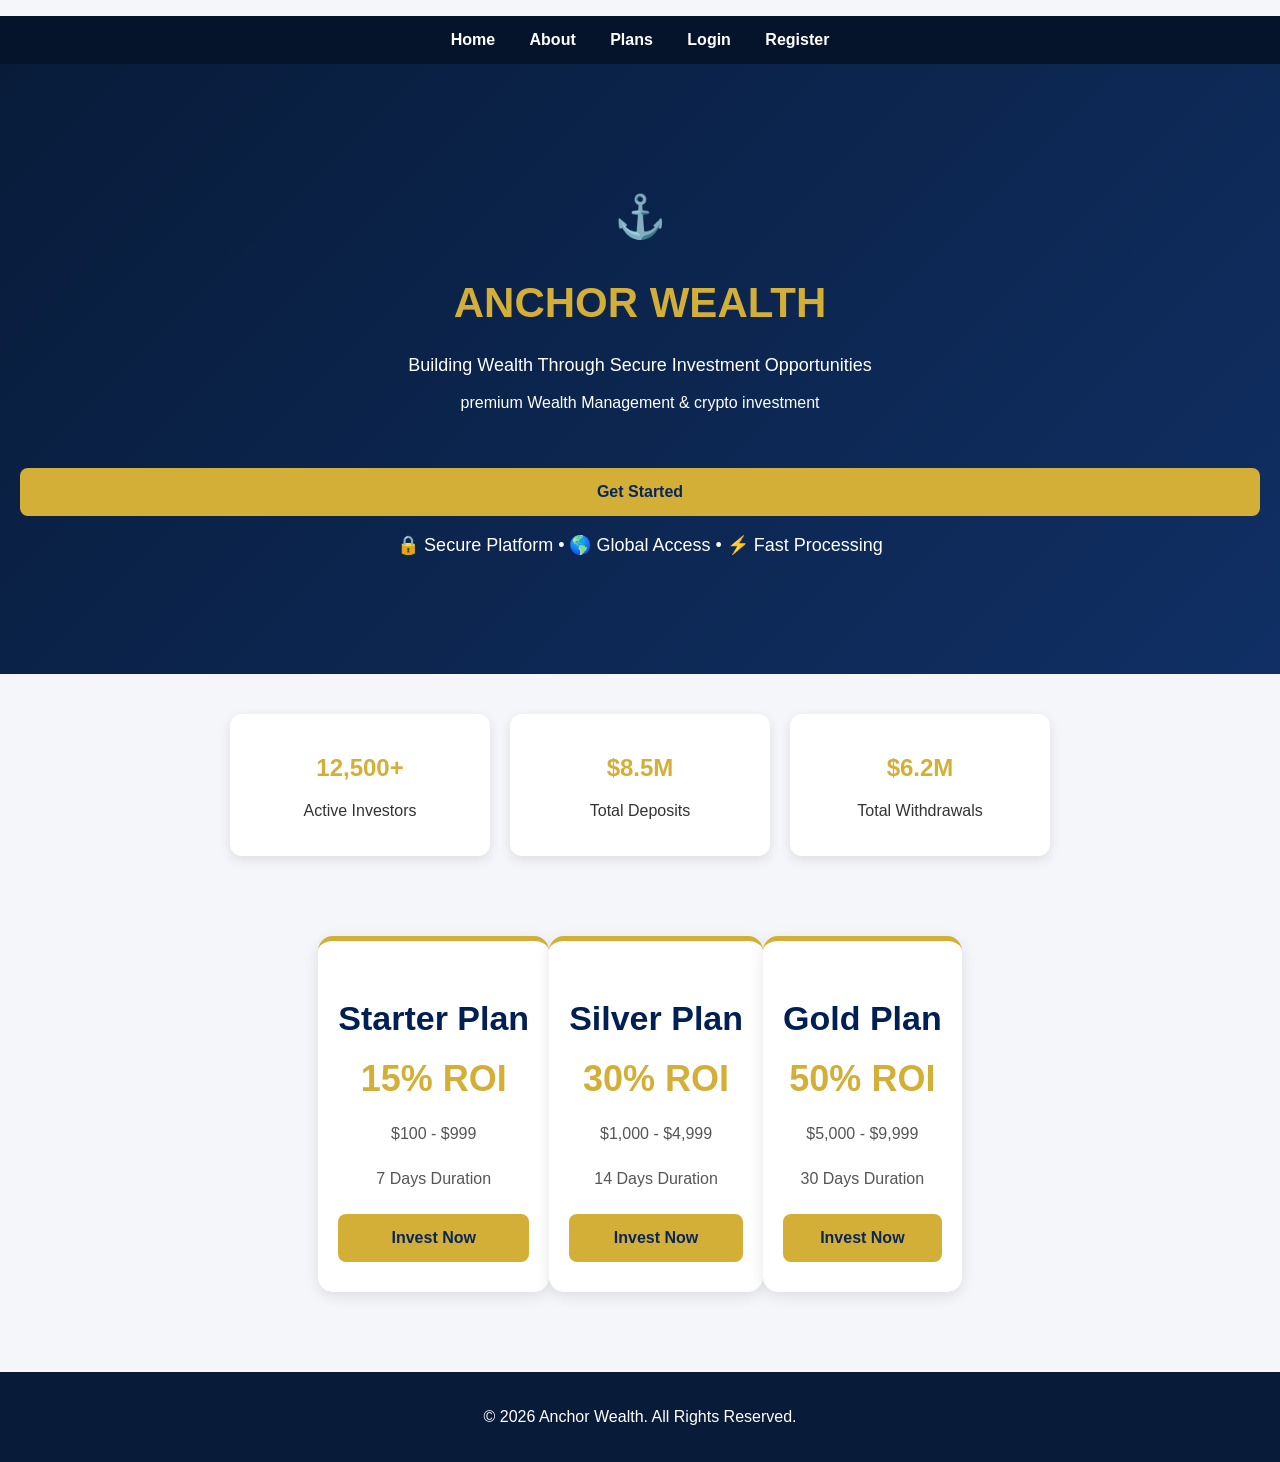
<file: index.html>
<!DOCTYPE html>
<html>
<head>
<title>Anchor Wealth</title>
<p>

</p>
<link rel="stylesheet" href="style.css">
</head>

<body>

<div class="navbar">
<a href="#">Home</a>
<a href="#">About</a>
<a href="#">Plans</a>
<a href="login.html">Login</a>
<a href="register.html">Register</a>
</div>

<header>
<h1>⚓</h1>
<h1>ANCHOR WEALTH</h1>
<p>Building Wealth Through Secure Investment Opportunities</p>
premium Wealth Management & crypto investment </p>
<a href="register.html" class="btn">Get Started</a>
<p>
  🔒 Secure Platform • 🌎 Global Access • ⚡ Fast Processing
</p>
</header>

<section class="stats">

<div class="stat-box">
<h2>12,500+</h2>
<p>Active Investors</p>
</div>

<div class="stat-box">
<h2>$8.5M</h2>
<p>Total Deposits</p>
</div>

<div class="stat-box">
<h2>$6.2M</h2>
<p>Total Withdrawals</p>
</div>

</section>

<section class="plans">

<div class="plan">
<h2>Starter Plan</h2>
<div class="price">15% ROI</div>
<p>$100 - $999</p>
<p>7 Days Duration</p>
<a href="payment.html" class="btn">Invest Now</a>
</div>

<div class="plan">
<h2>Silver Plan</h2>
<div class="price">30% ROI</div>
<p>$1,000 - $4,999</p>
<p>14 Days Duration</p>
<a href="payment.html" class="btn">Invest Now</a>
</div>

<div class="plan">
<h2>Gold Plan</h2>
<div class="price">50% ROI</div>
<p>$5,000 - $9,999</p>
<p>30 Days Duration</p>
<a href="payment.html" class="btn">Invest Now</a>
</div>

</section>

<footer>
<p>© 2026 Anchor Wealth. All Rights Reserved.</p>
</footer>

</body>
</html>
</file>
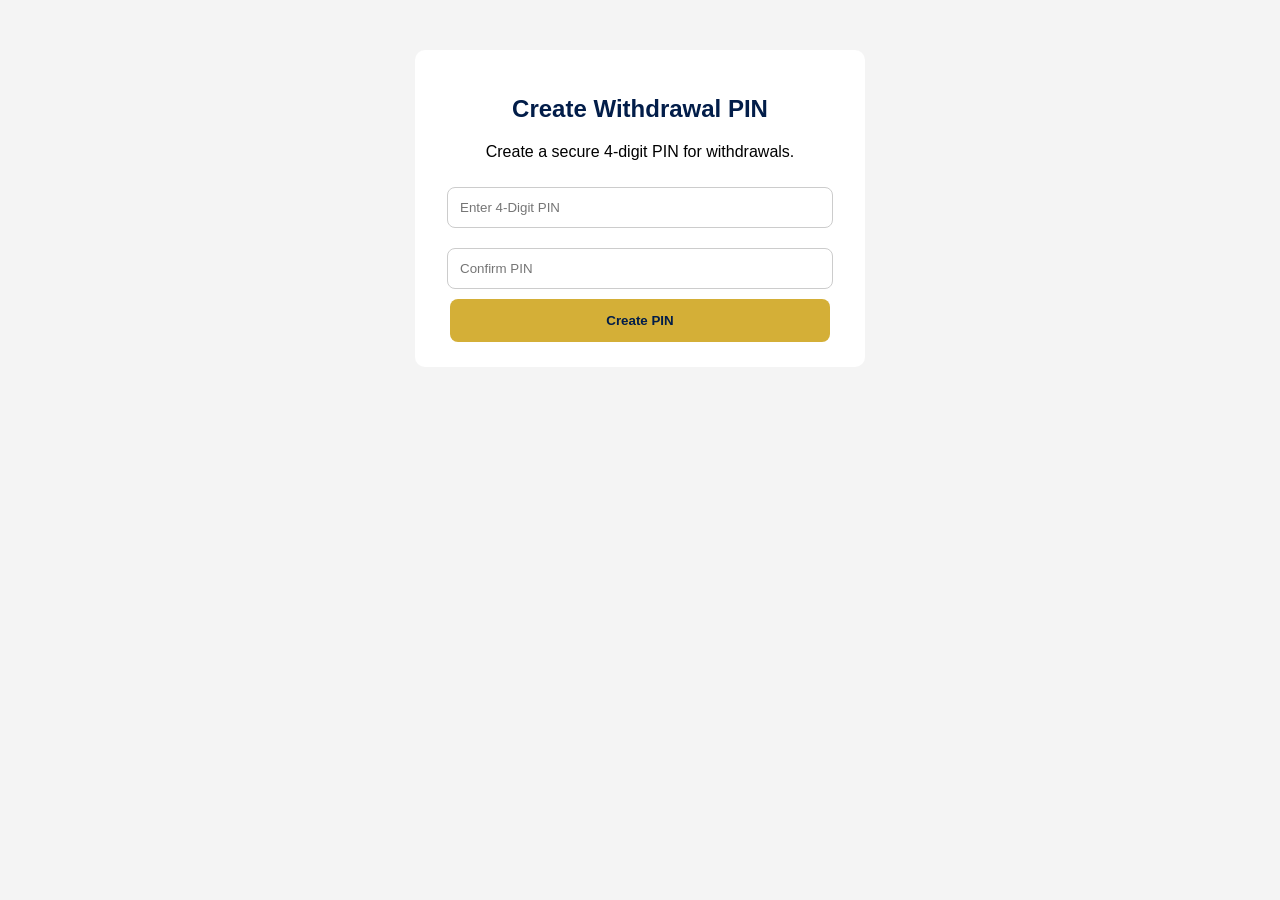
<file: create-pin.html>
<!DOCTYPE html>
<html>

<head>
  <title>Create PIN</title>
  
  <style>
    body {
      font-family: Arial;
      background: #f4f4f4;
    }
    
    .box {
      background: white;
      max-width: 400px;
      margin: 50px auto;
      padding: 25px;
      border-radius: 10px;
      text-align: center;
    }
    
    input {
      width: 90%;
      padding: 12px;
      margin: 10px 0;
      border: 1px solid #ccc;
      border-radius: 8px;
    }
    
    button {
      width: 95%;
      padding: 14px;
      background: #d4af37;
      color: #021d49;
      font-weight: bold;
      border: none;
      border-radius: 8px;
    }
    
    h2 {
      color: #021d49;
    }
  </style>
</head>

<body>
  
  <div class="box">
    
    <h2>Create Withdrawal PIN</h2>
    
    <p>
      Create a secure 4-digit PIN for withdrawals.
    </p>
    <input type="password" id="pin" placeholder="Enter 4-Digit PIN">

<input type="password" id="confirmPin" placeholder="Confirm PIN">
    
   <button onclick="savePin()">
  Create PIN
</button> 
    </button>
    
  </div>
  <script>

function savePin(){

let pin =
document.getElementById("pin").value;

let confirmPin =
document.getElementById("confirmPin").value;

if(pin.length !== 4){

alert("PIN must be 4 digits");
return;

}

if(pin !== confirmPin){

alert("PINs do not match");
return;

}

localStorage.setItem("withdrawalPin", pin);

alert("PIN Created Successfully ✅");

window.location.href = "profile.html";

}

</script>
</body>

</html>
</file>
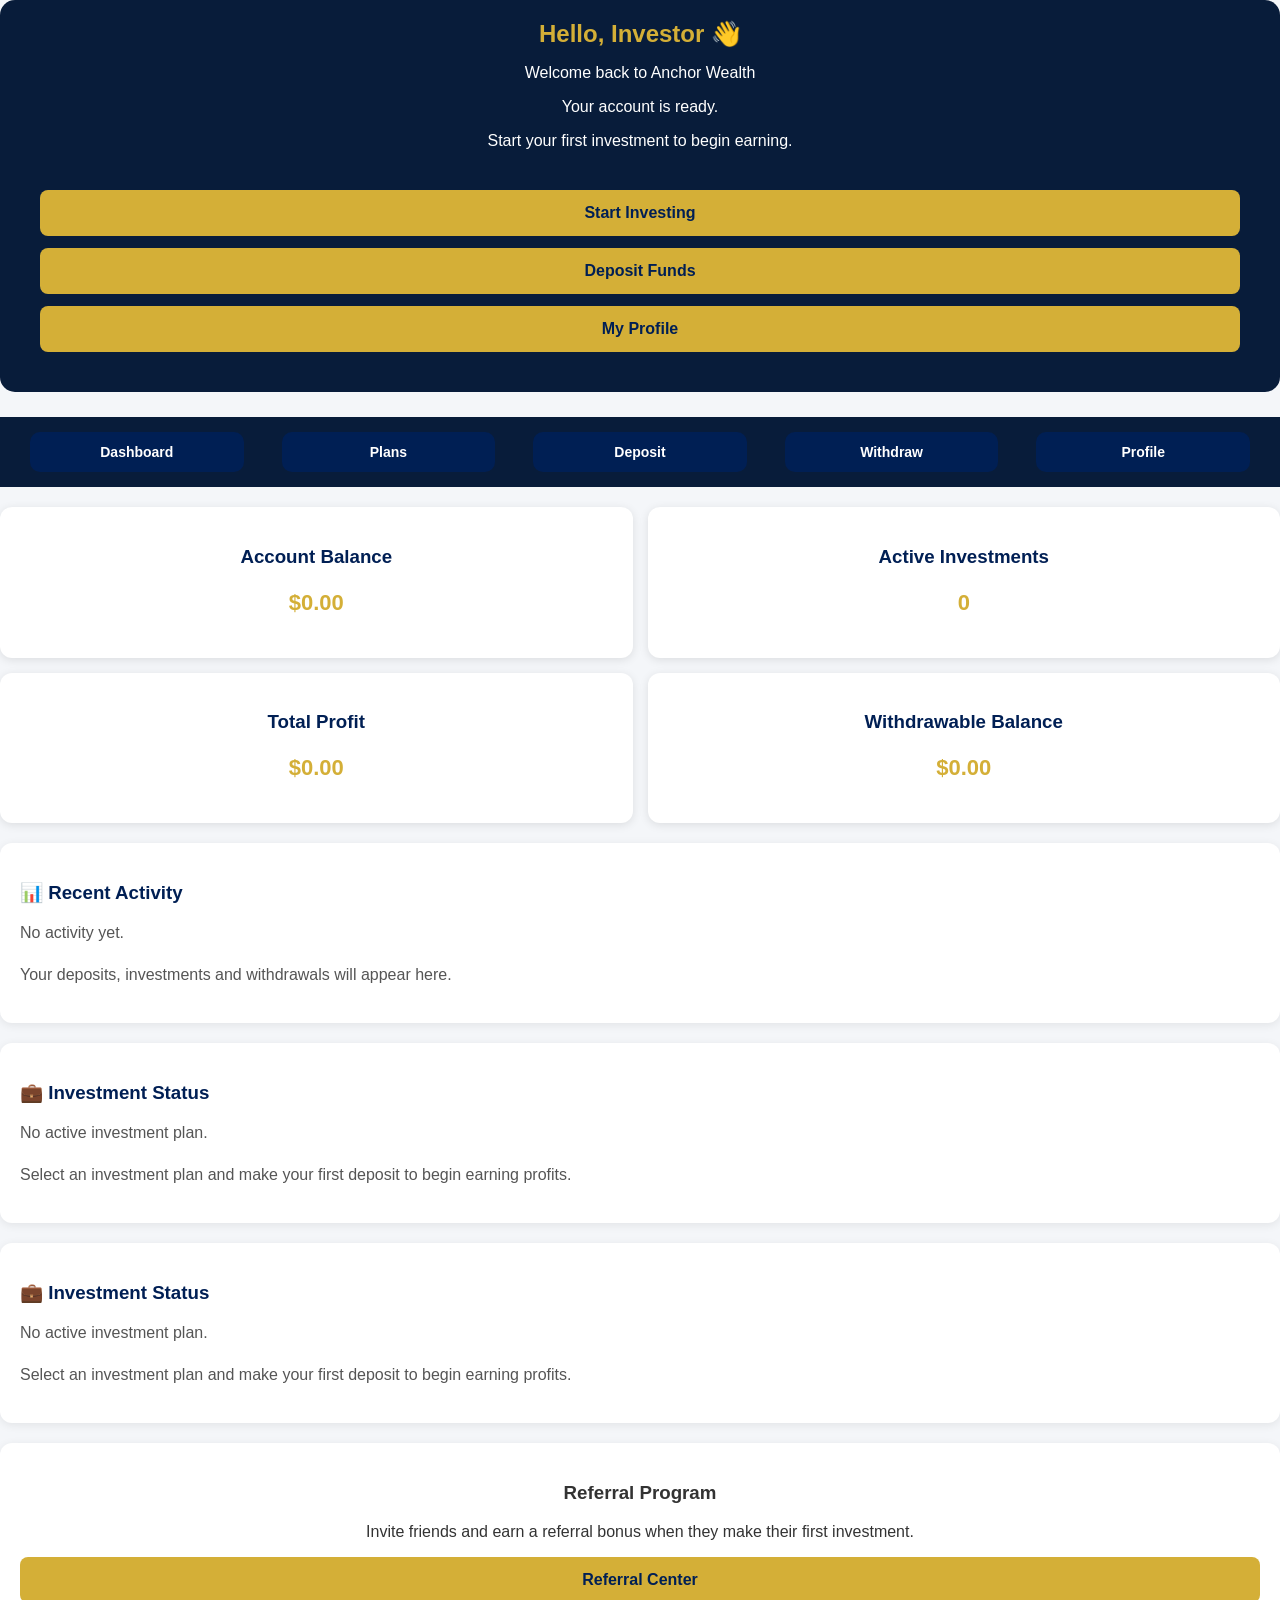
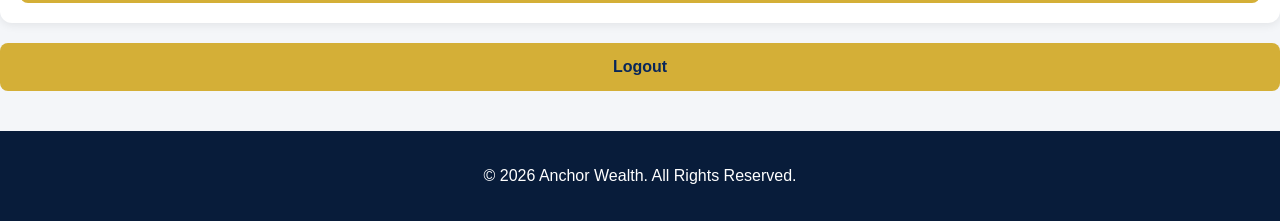
<file: dashboard.html>
<!DOCTYPE html>
<html>
<head>
<title>Dashboard - Anchor Wealth</title>
<link rel="stylesheet" href="style.css">
</head>

<body>
<div class="welcome-box">
<h2 id="welcomeName">
  Hello, Investor 👋
</h2>
  <p>Welcome back to Anchor Wealth</p>
  <p>Your account is ready.</p>
<p>Start your first investment to begin earning.</p>
<div class="dashboard-actions">
  <a href="plans.html" class="action-btn">
    Start Investing
  </a>
  
  <a href="deposit.html" class="action-btn">
    Deposit Funds
  </a>
  
  <a href="profile.html" class="action-btn">
    My Profile
  </a>
</div>
</div>
<div class="dashboard-nav">
  <a href="dashboard.html">Dashboard</a>
  <a href="plans.html">Plans</a>
  <a href="deposit.html">Deposit</a>
  <a href="withdraw.html">Withdraw</a>
  <a href="profile.html">Profile</a>
</div>
<div class="dashboard-cards">
  
  <div class="card">
    <h3>Account Balance</h3>
    <p>$0.00</p>
  </div>
  
  <div class="card">
    <h3>Active Investments</h3>
    <p>0</p>
  </div>
  
  <div class="card">
    <h3>Total Profit</h3>
    <p>$0.00</p>
  </div>
  
  <div class="card">
    <h3>Withdrawable Balance</h3>
    <p>$0.00</p>
  </div>
  
</div>
<div class="info-card">
  <h3>📊 Recent Activity</h3>
  <p>No activity yet.</p>
  <p>Your deposits, investments and withdrawals will appear here.</p>
</div>
</div>

<div class="action-buttons">
  
</div>

<div class="info-card">
  <h3>💼 Investment Status</h3>
  <p>No active investment plan.</p>
  <p>Select an investment plan and make your first deposit to begin earning profits.</p>
</div><div class="info-card">
  <h3>💼 Investment Status</h3>
  <p>No active investment plan.</p>
  <p>Select an investment plan and make your first deposit to begin earning profits.</p>
</div>  
</div>
<div class="referral-box">
  <h3>Referral Program</h3>
  
  <p>
    Invite friends and earn a referral bonus when they make
    their first investment.
  </p>
  
  <a href="referral.html" class="action-btn">
    Referral Center
  </a>
</div>
</section>
<a href="index.html" class="btn">Logout</a>
</div>
<footer>
  <p>© 2026 Anchor Wealth. All Rights Reserved.</p>
</footer>
</div>
<script>

let investorName = localStorage.getItem("fullname");

if (investorName) {
  let firstName = investorName.split(" ")[0];
  
  document.getElementById("welcomeName").innerHTML =
    "Hello, " + firstName + " 👋";
}
</script>
<div id="notification" class="notification"></div>
</body>
</html>
</file>
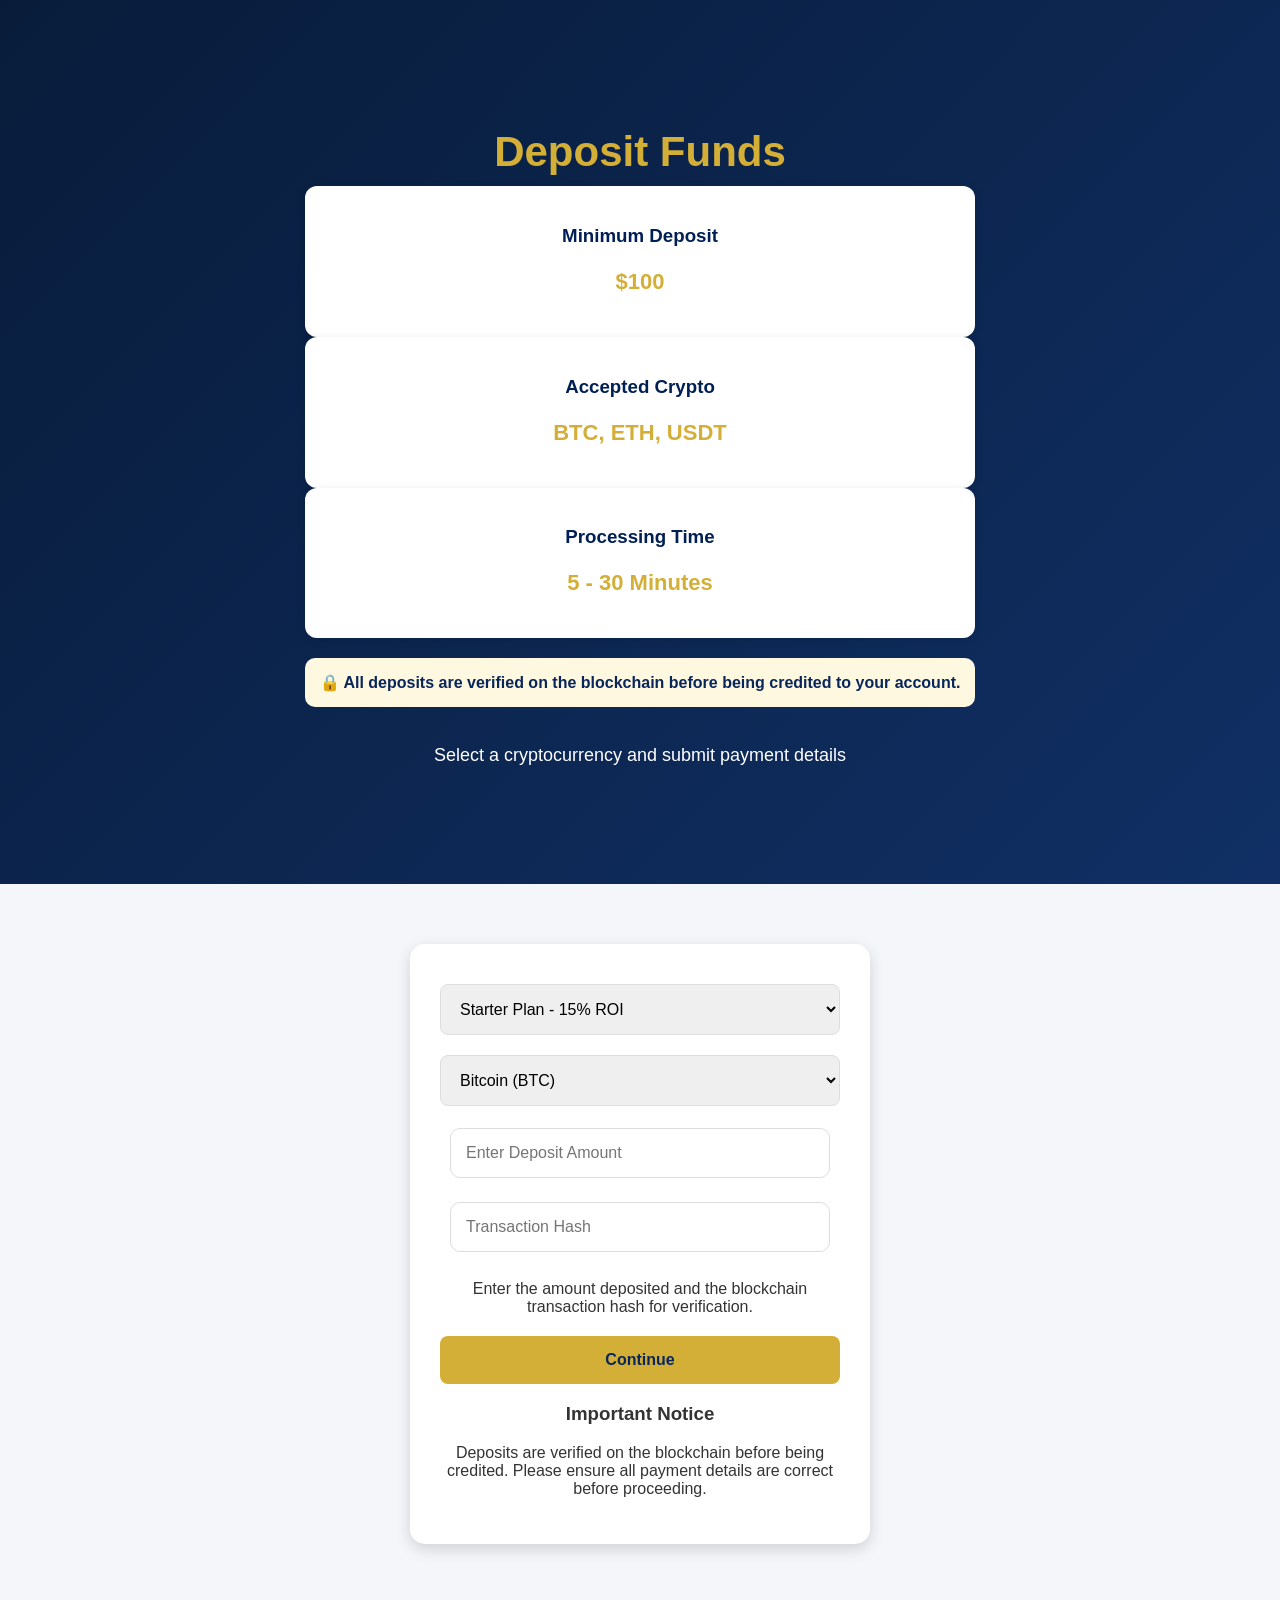
<file: deposit.html>
<!DOCTYPE html>
<html>
<head>
<title>Deposit - Anchor Wealth</title>
<link rel="stylesheet" href="style.css">
</head>
<body>

<header>
<h1>Deposit Funds</h1>
<div class="deposit-info">
  <div class="card">
    <h3>Minimum Deposit</h3>
    <p>$100</p>
  </div>
  
  <div class="card">
    <h3>Accepted Crypto</h3>
    <p>BTC, ETH, USDT</p>
  </div>
  
  <div class="card">
    <h3>Processing Time</h3>
    <p>5 - 30 Minutes</p>
  </div>
  <div class="notice">
  🔒 All deposits are verified on the blockchain before being credited to your account.
</div>
</div>
<p>Select a cryptocurrency and submit payment details</p>
</header>

<div class="form-container">
<select>
  <option>Starter Plan - 15% ROI</option>
  <option>Silver Plan - 30% ROI</option>
  <option>Gold Plan - 50% ROI</option>
  <option>Platinum Plan - 75% ROI</option>
</select>
<select>
<option>Bitcoin (BTC)</option>
<option>Ethereum (ETH)</option>
<option>USDT (TRC20)</option>
</select>

<input type="number" placeholder="Enter Deposit Amount">

<input type="text" placeholder="Transaction Hash">
<p>
  Enter the amount deposited and the blockchain
  transaction hash for verification.
</p>

<div class="deposit-note">
<a href="payment.html"
class="btn"
onclick="showNotification('Deposit submitted successfully!')">
Continue
</a>
  <h3>Important Notice</h3>
  <p>
    Deposits are verified on the blockchain before being credited.
    Please ensure all payment details are correct before proceeding.
  </p>
</div>
</div>
Need help?

Support Team Available 24/7

Email: support@anchorwealth.com
<div id="notification" class="notification"></div>
<script>
  function showNotification(message) {
    const notification = document.getElementById("notification");
    
    notification.innerText = message;
    notification.style.display = "block";
    
    setTimeout(() => {
      notification.style.display = "none";
    }, 3000);
  }
</script>
</body>
</html>
</file>
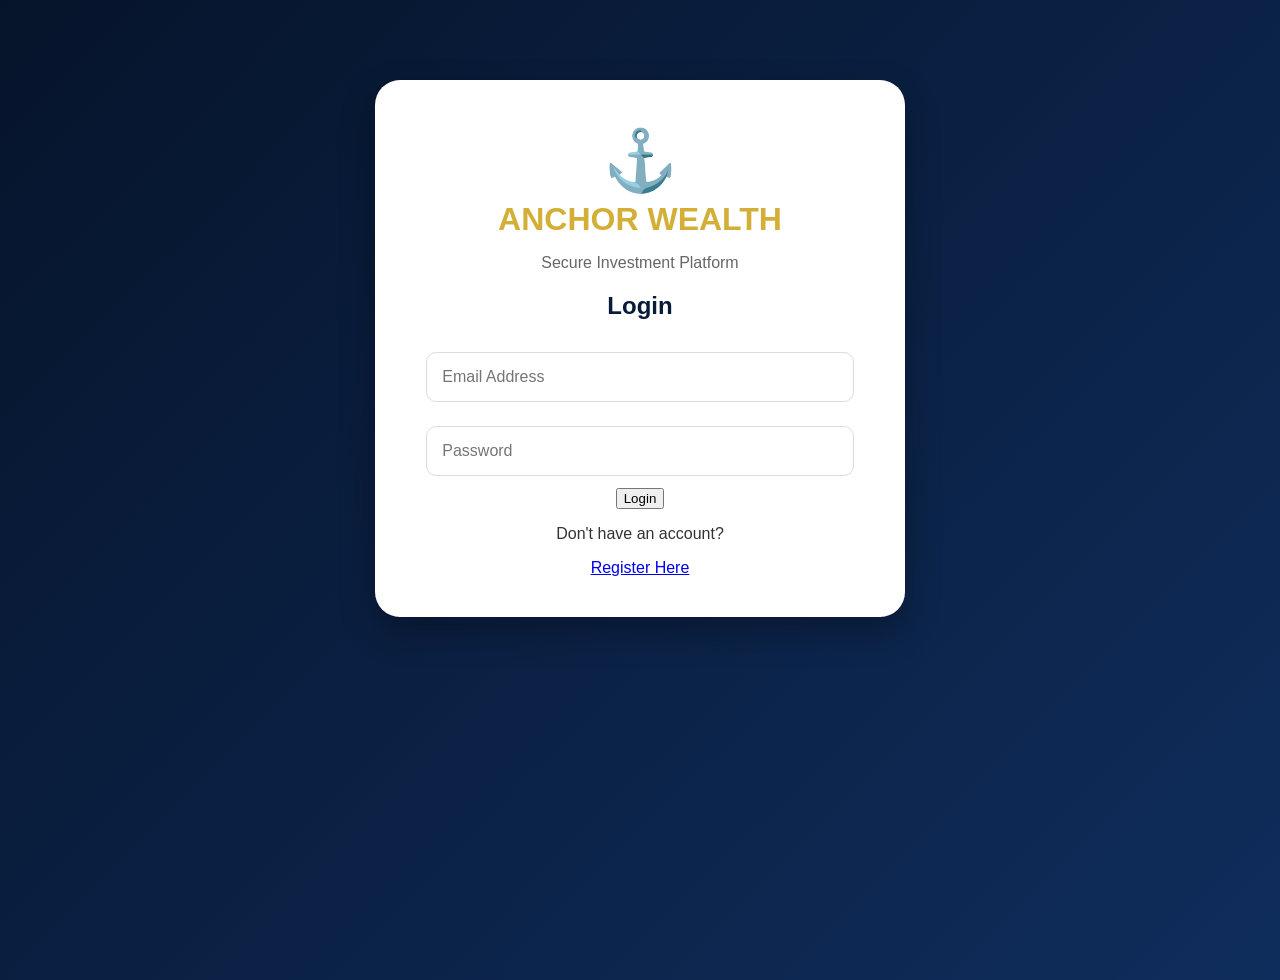
<file: login.html>
<!DOCTYPE html>
<html>
<head>
<title>Login - Anchor Wealth</title>
<link rel="stylesheet" href="style.css">
</head>
<body class="auth-page">
  
<div class="auth-card">

<h1 class="logo">⚓</h1>

<h1>ANCHOR WEALTH</h1>

<p class="subtitle">
Secure Investment Platform
</p>

<h2>Login</h2>

<form action="dashboard.html">

<input type="email" id="loginEmail" placeholder="Email Address" required>
<input type="password" id="loginPassword" placeholder="Password" required>
<button type="button" onclick="loginUser()">
  Login
</button>
</form>

<p>Don't have an account?</p>

<a href="register.html">
Register Here
</a>

</div>  
<script>

function loginUser(){

let savedEmail =
localStorage.getItem("email");

let savedPassword =
localStorage.getItem("password");

let loginEmail =
document.getElementById("loginEmail").value;

let loginPassword =
document.getElementById("loginPassword").value;

if(
loginEmail === savedEmail &&
loginPassword === savedPassword
){

window.location.href = "dashboard.html";

}else{

alert("Invalid Email or Password");

}

}

</script>
</body>
</html>
</file>
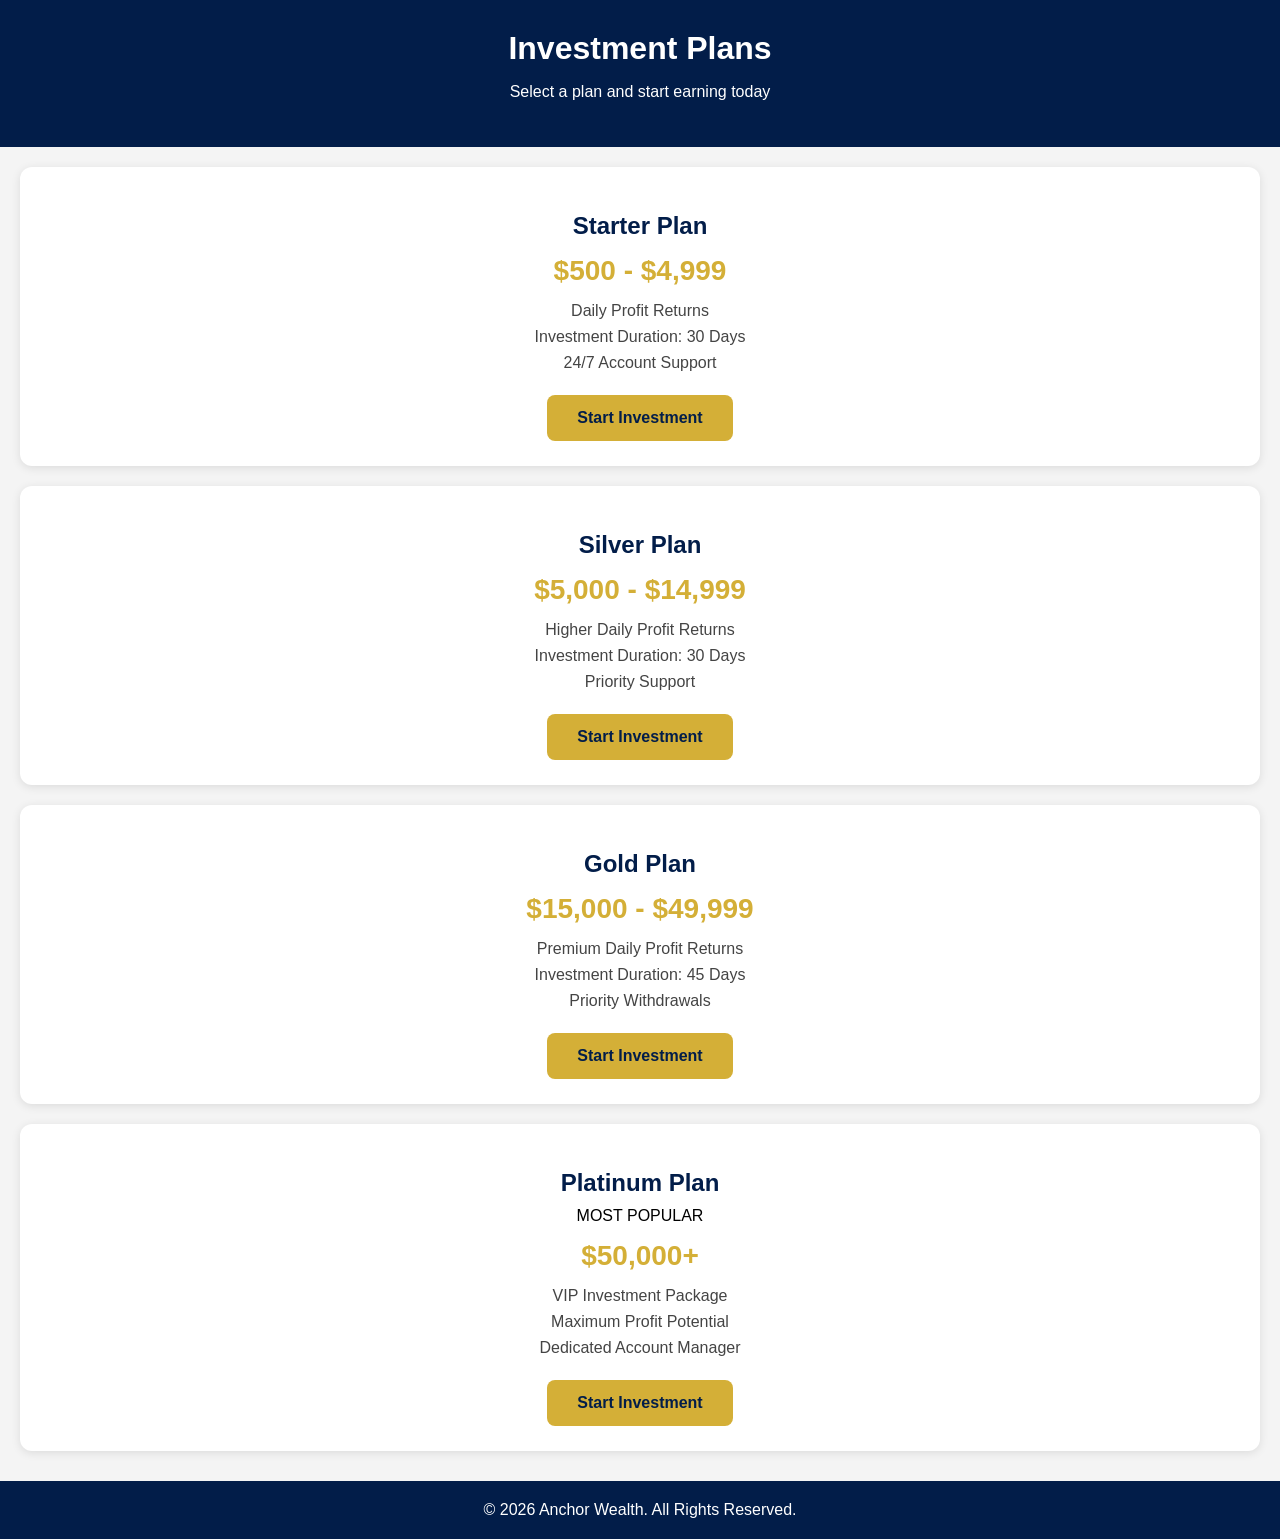
<file: plans.html>
<!DOCTYPE html>
<html>
<head>
<title>Investment Plans - Anchor Wealth</title>

<style>
body{
margin:0;
font-family:Arial,sans-serif;
background:#f4f4f4;
}

.header{
background:#021d49;
color:white;
text-align:center;
padding:30px;
}

.header h1{
margin:0;
}

.plan{
background:white;
margin:20px;
padding:25px;
border-radius:12px;
box-shadow:0 2px 10px rgba(0,0,0,0.1);
text-align:center;
}

.plan h2{
color:#021d49;
margin-bottom:10px;
}

.price{
font-size:28px;
font-weight:bold;
color:#d4af37;
margin:15px 0;
}

.plan p{
margin:8px 0;
color:#444;
}

.btn{
display:inline-block;
background:#d4af37;
color:#021d49;
padding:14px 30px;
text-decoration:none;
font-weight:bold;
border-radius:8px;
margin-top:15px;
}

.footer{
background:#021d49;
color:white;
text-align:center;
padding:20px;
margin-top:30px;
}
</style>
</head>

<body>

<div class="header">
<h1>Investment Plans</h1>
<p>Select a plan and start earning today</p>
</div>

<div class="plan">
<h2>Starter Plan</h2>

<div class="price">$500 - $4,999</div>

<p>Daily Profit Returns</p>
<p>Investment Duration: 30 Days</p>
<p>24/7 Account Support</p>

<a href="deposit.html" class="btn">
Start Investment
</a>
</div>

<div class="plan">
<h2>Silver Plan</h2>

<div class="price">$5,000 - $14,999</div>

<p>Higher Daily Profit Returns</p>
<p>Investment Duration: 30 Days</p>
<p>Priority Support</p>

<a href="deposit.html" class="btn">
Start Investment
</a>
</div>

<div class="plan">
<h2>Gold Plan</h2>

<div class="price">$15,000 - $49,999</div>

<p>Premium Daily Profit Returns</p>
<p>Investment Duration: 45 Days</p>
<p>Priority Withdrawals</p>

<a href="deposit.html" class="btn">
Start Investment
</a>
</div>

<div class="plan platinum">
<h2>Platinum Plan</h2>
<div class="vip-badge">MOST POPULAR</div>
<div class="price">$50,000+</div>

<p>VIP Investment Package</p>
<p>Maximum Profit Potential</p>
<p>Dedicated Account Manager</p>


<a href="deposit.html" class="btn">
Start Investment
</a>
</div>

<div class="footer">
© 2026 Anchor Wealth. All Rights Reserved.
</div>

</body>
</html>
</file>
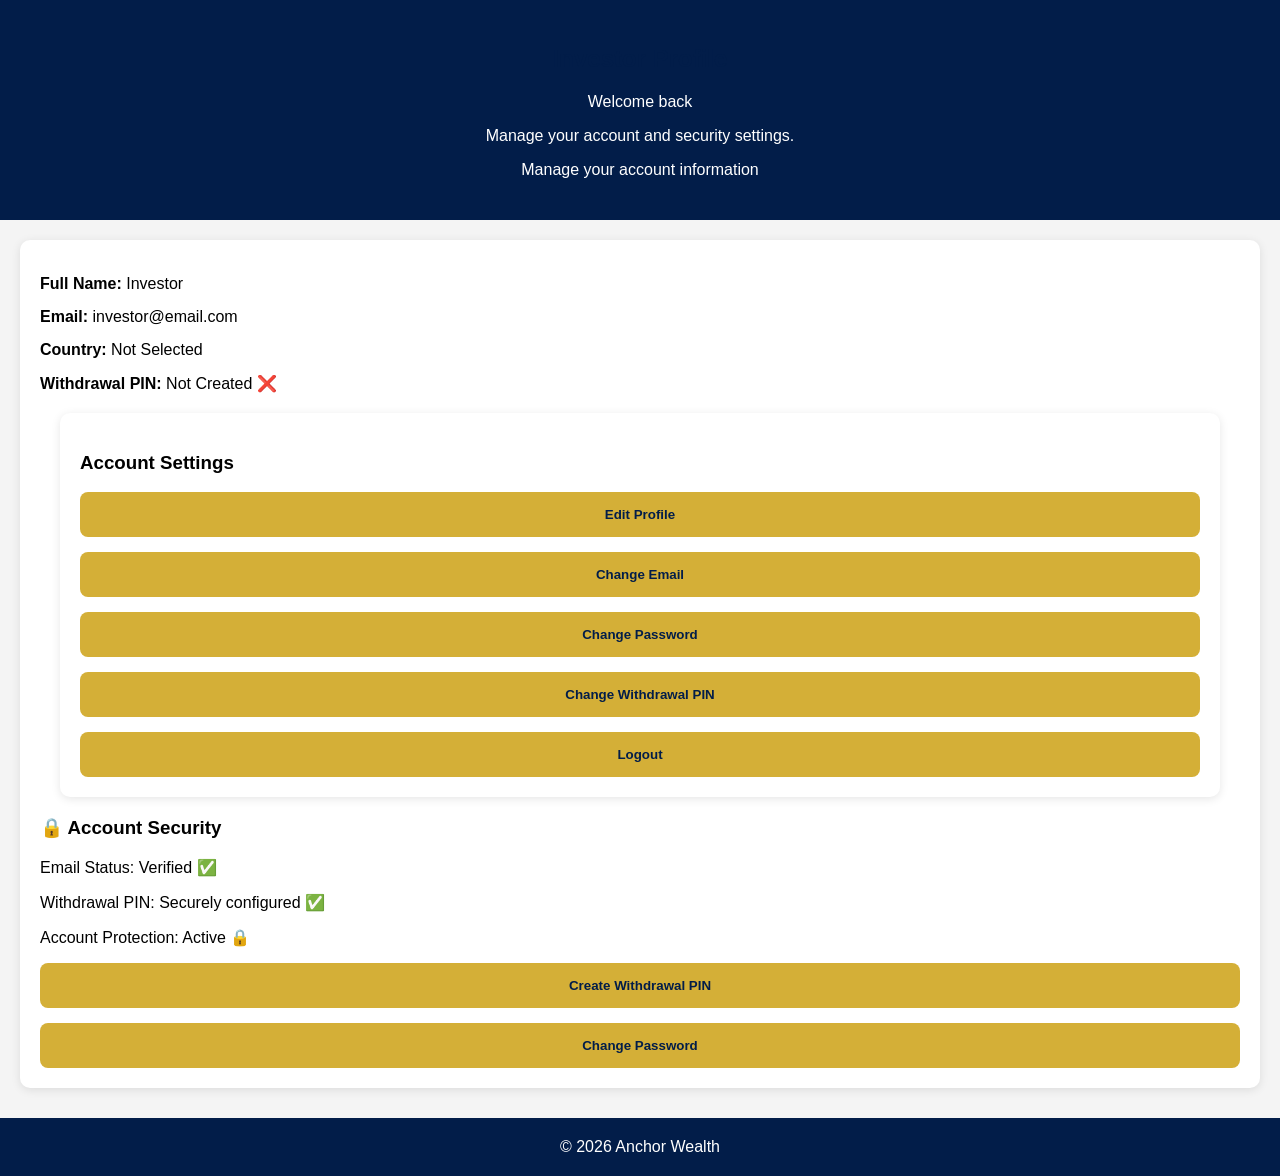
<file: profile.html>
<!DOCTYPE html>
<html>
<head>
<title>Profile - Anchor Wealth</title>

<style>
body{
font-family:Arial,sans-serif;
background:#f4f4f4;
margin:0;
}

.header{
background:#021d49;
color:white;
text-align:center;
padding:25px;
}

.card{
background:white;
margin:20px;
padding:20px;
border-radius:10px;
box-shadow:0 2px 10px rgba(0,0,0,0.1);
}

h2{
color:#021d49;
}

.info{
margin:15px 0;
font-size:16px;
}

.btn{
display:block;
width:100%;
padding:15px;
margin-top:15px;
background:#d4af37;
color:#021d49;
font-weight:bold;
border:none;
border-radius:8px;
}

.footer{
background:#021d49;
color:white;
text-align:center;
padding:20px;
margin-top:30px;
}
</style>
</head>

<body>

<div class="header">
<h2>Investor Profile</h2>

<p id="welcomeProfile">
  Welcome back
</p>

<p>
  Manage your account and security settings.
</p>
<p>Manage your account information</p>
</div>

<div class="card">
<div class="info">
  <strong>Full Name:</strong>
  <span id="profileName">Investor</span>
</div>

<div class="info">
  <strong>Email:</strong>
  <span id="profileEmail">investor@email.com</span>
</div>

<div class="info">
  <strong>Country:</strong>
  <span id="profileCountry">Not Selected</span>
</div>
<div class="info">
  <strong>Withdrawal PIN:</strong>
  <span id="pinStatus">Not Created ❌</span>
</div>
<div class="card">
  
  <h3>Account Settings</h3>
  
  <button class="btn">
    Edit Profile
  </button>
  
  <button class="btn">
    Change Email
  </button>
  
  <button class="btn">
    Change Password
  </button>
  
  <button class="btn" onclick="location.href='create-pin.html'">
    Change Withdrawal PIN
  </button>
  
  <button class="btn" onclick="logoutUser()">
    Logout
  </button>
  
</div>
<div class="info-card">
  <h3>🔒 Account Security</h3>
  
  <p>Email Status: Verified ✅</p>
  
  <p>Withdrawal PIN: Securely configured ✅</p>
  
  <p>Account Protection: Active 🔒</p>
</div>
<button class="btn" onclick="location.href='create-pin.html'">
Create Withdrawal PIN
</button>

<button class="btn">
Change Password
</button>

</div>

<div class="footer">
© 2026 Anchor Wealth
</div>
<script>

let investorName = localStorage.getItem("fullname");
let investorEmail = localStorage.getItem("email");
let investorCountry = localStorage.getItem("country");

if(investorName){
document.getElementById("profileName").innerHTML = investorName;
}

if(investorEmail){
document.getElementById("profileEmail").innerHTML = investorEmail;
}

if(investorCountry){
document.getElementById("profileCountry").innerHTML = investorCountry;
}
if (investorName) {
  document.getElementById("welcomeProfile").innerHTML =
    "Welcome, " + investorName;
}
</script>
<script>

let savedPin =
localStorage.getItem("withdrawalPin");

if(savedPin){

document.getElementById("pinStatus")
.innerHTML = "Created ✅";

}

</script>
<script>

let pinStatus =
localStorage.getItem("withdrawalPin");

if(pinStatus){

document.getElementById("securityPinStatus")
.innerHTML = "Created ✅";

}

function logoutUser(){

if(confirm("Are you sure you want to logout?")){

window.location.href = "login.html";

}

}
let investorName = localStorage.getItem("fullname");

if (investorName) {
  let firstName = investorName.split(" ")[0];
  
  document.getElementById("welcomeProfile").innerHTML =
    "Welcome, " + firstName + " 👋";
}
</script>
<div id="notification" class="notification"></div>
</body>
</html>
</file>
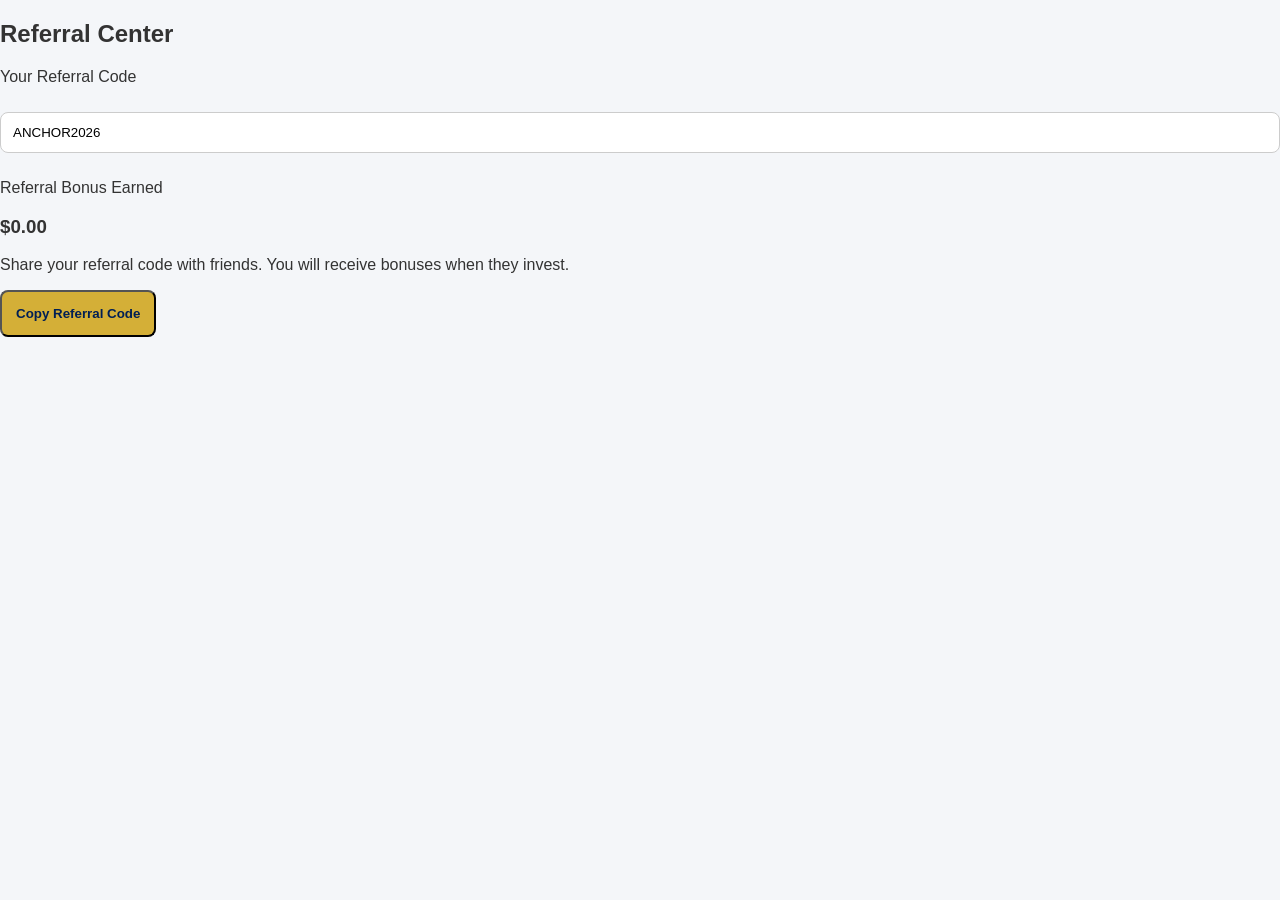
<file: referral.html>
<!DOCTYPE html>
<html>
<head>
<title>Referral Center</title>
<link rel="stylesheet" href="style.css">
</head>
<body>

<div class="container">

<h2>Referral Center</h2>

<p>Your Referral Code</p>

<input type="text"
value="ANCHOR2026"
readonly>

<p>
Referral Bonus Earned
</p>

<h3>$0.00</h3>

<p>
Share your referral code with friends.
You will receive bonuses when they invest.
</p>

<button class="action-btn">
Copy Referral Code
</button>

</div>

</body>
</html>
</file>
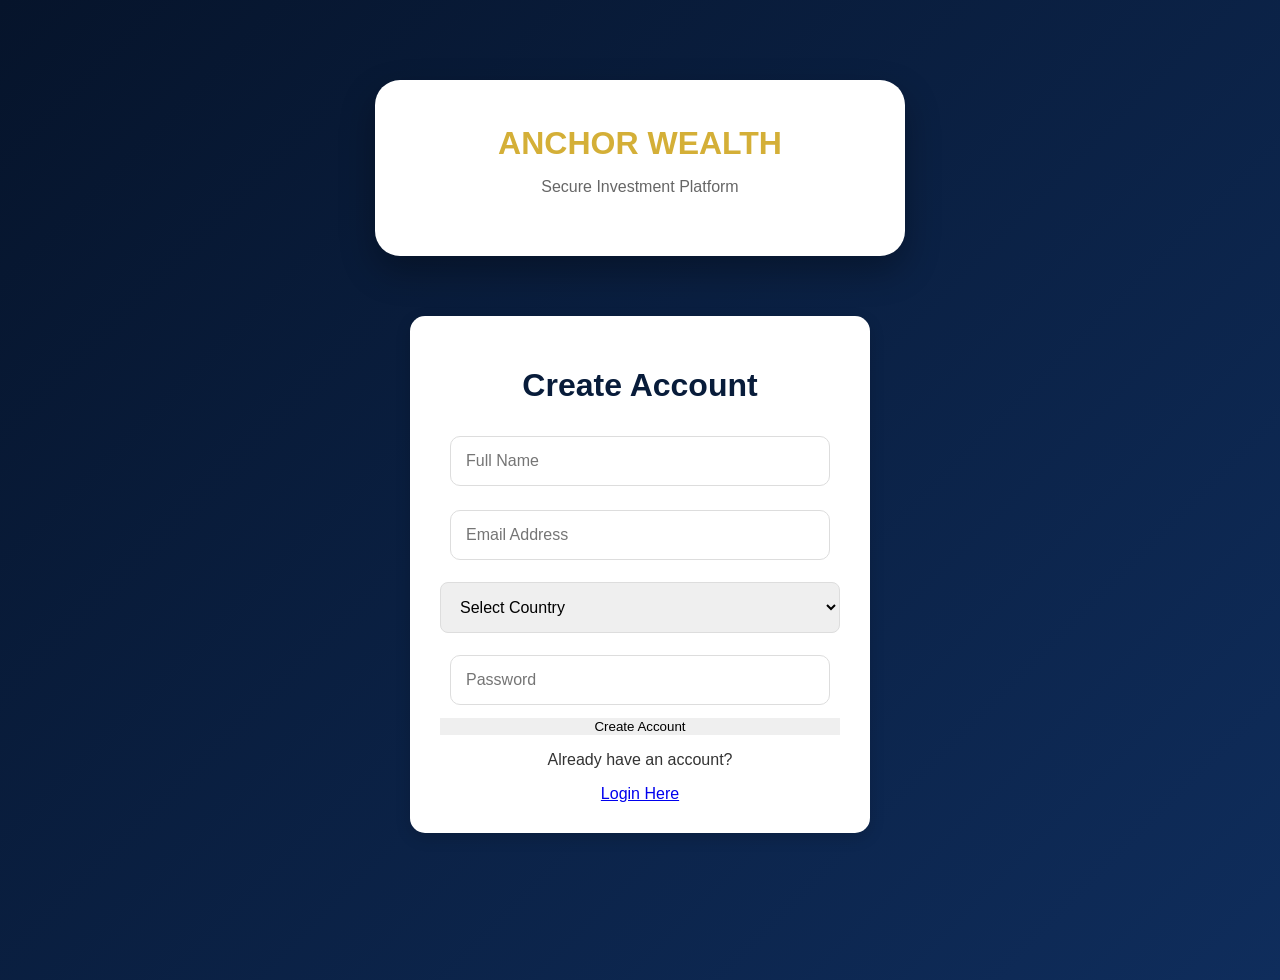
<file: register.html>
<!DOCTYPE html>
<html>
<head>
<title>Register - Anchor Wealth</title>
<link rel="stylesheet" href="style.css">
</head>
<body class="auth-page">
  
  <div class="auth-card">
    
    <h1>ANCHOR WEALTH</h1>
    <p class="subtitle">Secure Investment Platform</p>
    
    <!-- form here -->
    
  </div>
  
<div class="form-container">
<h1>Create Account</h1>

<form>
<input type="text" id="fullname" placeholder="Full Name" required>

<input type="email" id="email" placeholder="Email Address" required>

<select id="country" required>

  <option value="">Select Country</option>
  
  <option>Australia</option>
  <option>Canada</option>
  <option>China</option>
  <option>France</option>
  <option>Germany</option>
  <option>Ghana</option>
  <option>India</option>
  <option>Ireland</option>
  <option>Italy</option>
  <option>Japan</option>
  <option>Kenya</option>
  <option>Malaysia</option>
  <option>Netherlands</option>
  <option>Nigeria</option>
  <option>Norway</option>
  <option>Pakistan</option>
  <option>Qatar</option>
  <option>Saudi Arabia</option>
  <option>Singapore</option>
  <option>South Africa</option>
  <option>South Korea</option>
  <option>Spain</option>
  <option>Sweden</option>
  <option>Switzerland</option>
  <option>United Arab Emirates</option>
  <option>United Kingdom</option>
  <option>United States</option>
  
</select>
<input type="password" id="password" placeholder="Password" required>
<button type="button" onclick="registerUser()">
  Create Account
</button>
</form>

<p>Already have an account?</p>
<a href="login.html">Login Here</a>

</div>
<script>
  function registerUser() {
    
    let fullname =
      document.getElementById("fullname").value;
    
    let email =
      document.getElementById("email").value;
    
let country =
  document.getElementById("country").value;

localStorage.setItem("country", country);    
    let password =
      document.getElementById("password").value;
    
    localStorage.setItem("fullname", fullname);
    localStorage.setItem("email", email);
    localStorage.setItem("country",country);
    localStorage.setItem("password", password);
    
    alert("Account Created Successfully!");
    
    window.location.href = "login.html";
  }
</script>
</body>
</html>
</file>
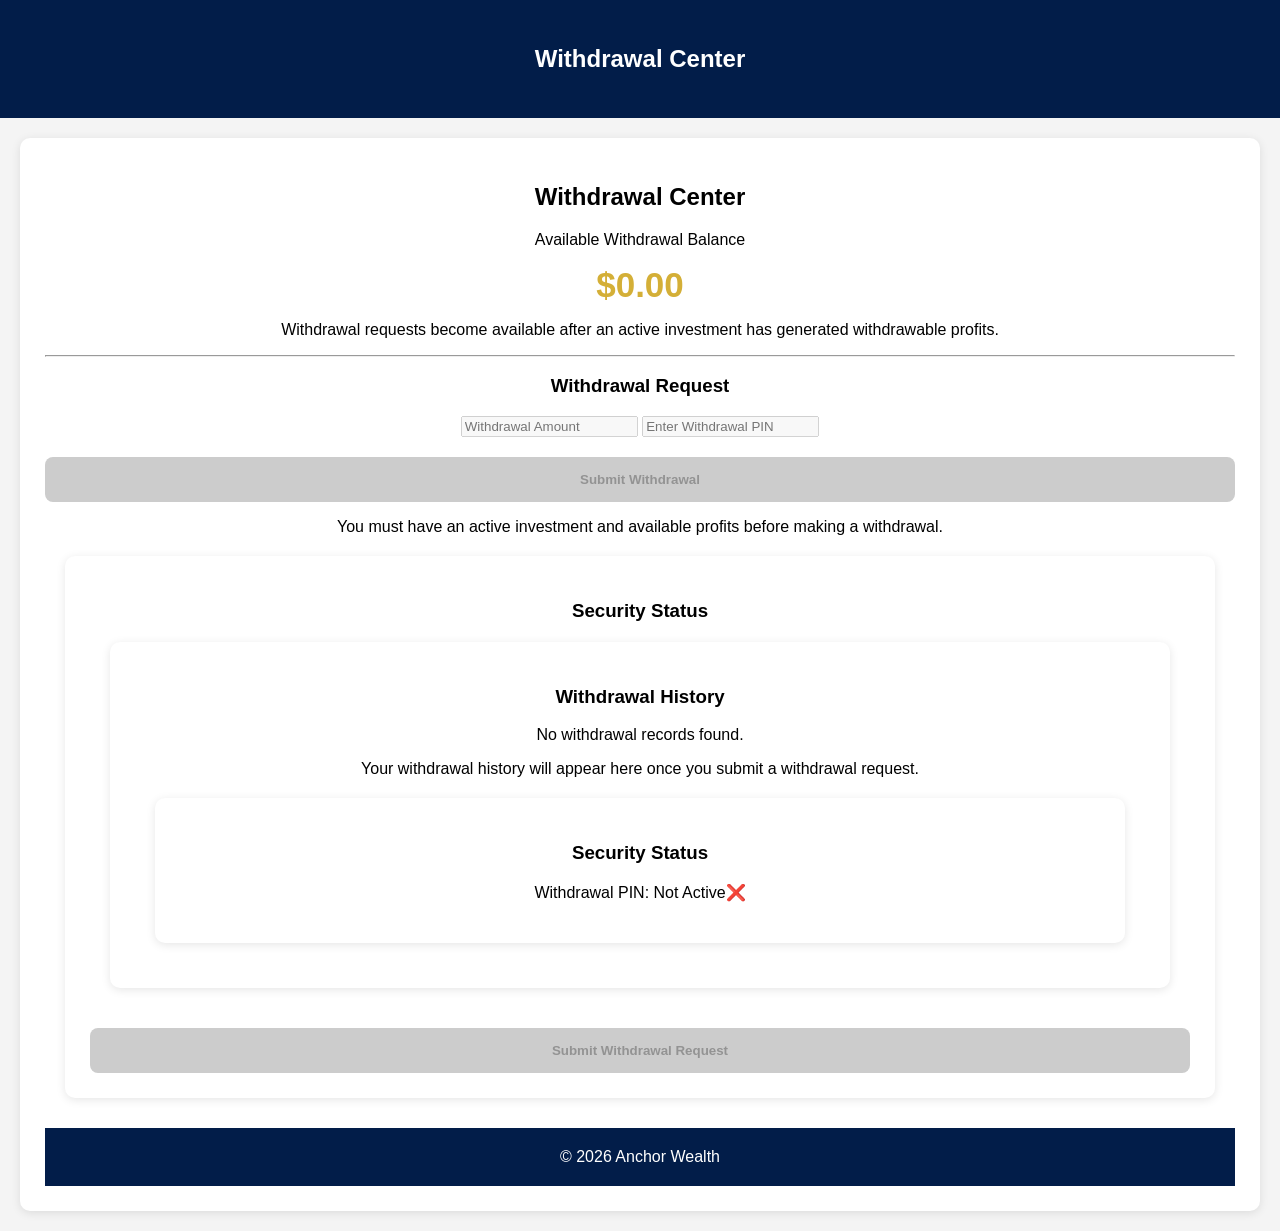
<file: withdraw.html>
<!DOCTYPE html>
<html>

<head>
  <title>Withdraw Funds</title>
  
  <style>
    body {
      font-family: Arial;
      background: #f4f4f4;
      margin: 0;
    }
    
    .header {
      background: #021d49;
      color: white;
      text-align: center;
      padding: 25px;
    }
    
    .card {
      background: white;
      margin: 20px;
      padding: 25px;
      border-radius: 10px;
      box-shadow: 0 2px 10px rgba(0, 0, 0, 0.1);
      text-align: center;
    }
    
    .balance {
      font-size: 35px;
      font-weight: bold;
      color: #d4af37;
    }
    
    button {
      width: 100%;
      padding: 15px;
      background: #cccccc;
      border: none;
      border-radius: 8px;
      font-weight: bold;
      margin-top: 20px;
    }
    
    .footer {
      background: #021d49;
      color: white;
      text-align: center;
      padding: 20px;
      margin-top: 30px;
    }
  </style>
</head>

<body>
  
  <div class="header">
    <h2>Withdrawal Center</h2>
  </div>
  
  <div class="card">
    
    <h2>Withdrawal Center</h2>

<p>Available Withdrawal Balance</p>

<div class="balance">
$0.00
</div>

<p>
Withdrawal requests become available after an active investment has generated withdrawable profits.
</p>

<hr>

<h3>Withdrawal Request</h3>

<input type="number"
placeholder="Withdrawal Amount"
disabled>

<input type="password"
placeholder="Enter Withdrawal PIN"
disabled>

<button disabled>
Submit Withdrawal
</button>

<p>
You must have an active investment and
available profits before making a withdrawal.
</p>
<div class="card">
  
  <h3>Security Status</h3>
  
  <p>
  
    <div class="card">
  
  <h3>Withdrawal History</h3>
  
  <p>
    No withdrawal records found.
  </p>
  
  <p>
    Your withdrawal history will appear here
    once you submit a withdrawal request.
  </p>
  <div class="card">
  
  <h3>Security Status</h3>
  
  <p>
    Withdrawal PIN:
    <span id="withdrawPinStatus">
      Not Active❌
    </span>
  </p>
  
</div>
</div>
    <button disabled>
Submit Withdrawal Request
    </button>
    
  </div>
  
  <div class="footer">
    © 2026 Anchor Wealth
  </div>
  <script>

let pin =
localStorage.getItem("withdrawalPin");

if(pin){

document.getElementById("withdrawPinStatus")
.innerHTML = "Created ✅";

}

</script>
<div id="notification" class="notification"></div>
</body>
</html>
</file>
<file: style.css>
body {
  margin: 0;
  font-family: Arial, sans-serif;
  background: #f4f6f9;
  color: #333;
}

header {
  background: linear-gradient(135deg, #081c3a, #102f64);
  color: white;
padding: 100px 20px;
  text-align: center;
  min-height: 350px;
display: flex;
flex-direction: column;
justify-content: center;
align-items: center;
}

header h1 {
  font-size: 42px;
  margin-bottom: 10px;
  color: #d4af37;
}

header p {
  font-size: 18px;
}

.navbar {
  background: #06142b;
  padding: 15px;
  text-align: center;
}

.navbar a {
  color: white;
  text-decoration: none;
  margin: 0 15px;
  font-weight: bold;
}

.stats {
  display: flex;
  justify-content: center;
  flex-wrap: wrap;
  padding: 30px;
}

.stat-box {
  background: white;
  margin: 10px;
  padding: 20px;
  width: 220px;
  border-radius: 12px;
  box-shadow: 0 4px 12px rgba(0, 0, 0, 0.1);
  text-align: center;
}

.stat-box h2 {
  color: #d4af37;
}

.plans {
  display: flex;
  justify-content: center;
  flex-wrap: wrap;
  padding: 20px;
}

.plan {
  background: white;
  margin: 25px 15px;
  padding: 35px 25px;
  border-radius: 18px;
  box-shadow: 0 10px 30px rgba(0, 0, 0, 0.08);
  text-align: center;
  transition: 0.3s;
}

.plan:hover {
  transform: translateY(-5px);
  box-shadow: 0 15px 40px rgba(0, 0, 0, 0.12);
}
.plan h2 {
  color: #021d49;
  font-size: 34px;
  margin-bottom: 15px;
}
.price {
  font-size: 36px;
  font-weight: bold;
  color: #d4af37;
  margin: 20px 0;
}
.btn {
  display: inline-block;
  background: #d4af37;
  color: white;
  text-decoration: none;
  padding: 15px 35px;
  border-radius: 12px;
  font-weight: bold;
  margin-top: 20px;
  transition: 0.3s;
}
.btn:hover {
  transform: translateY(-3px);
  box-shadow: 0 8px 20px rgba(212, 175, 55, 0.4);
}
.vip-badge {
  display: inline-block;
  background: #d4af37;
  color: white;
  font-size: 12px;
  font-weight: bold;
  padding: 6px 15px;
  border-radius: 20px;
  margin-bottom: 15px;
  letter-spacing: 1px;
}
footer {
  background: #081c3a;
  color: white;
  text-align: center;
  padding: 25px;
  margin-top: 40px;
}.form-container {
  max-width: 400px;
  margin: 60px auto;
  background: white;
  padding: 30px;
  border-radius: 15px;
  box-shadow: 0 5px 15px rgba(0, 0, 0, 0.15);
  text-align: center;
}

.form-container h1 {
  color: #081c3a;
  margin-bottom: 20px;
}

.form-container input,
.auth-card input {
  width: 95%;
  padding: 15px;
  margin: 12px 0;
  border: 1px solid #ddd;
  border-radius: 10px;
  font-size: 16px;
}
.form-container button {
  border: none;
  cursor: pointer;
  width: 100%;
}.dashboard-actions {
  text-align: center;
  padding: 20px;
}

.transaction-box {
  background: white;
  margin: 20px;
  padding: 20px;
  border-radius: 15px;
  box-shadow: 0 5px 15px rgba(0, 0, 0, 0.1);
  overflow-x: auto;
}

table {
  width: 100%;
  border-collapse: collapse;
}

th {
  background: #081c3a;
  color: white;
  padding: 12px;
}

td {
  padding: 12px;
  border-bottom: 1px solid #ddd;
  text-align: center;
}select {
  width: 90%;
  padding: 12px;
  margin: 10px 0;
  border-radius: 8px;
  border: 1px solid #ccc;
  font-size: 16px;
}
.auth-page {
  background: linear-gradient(135deg, #06142b, #0f2d5c);
  min-height: 100vh;
  display: flex;
  flex-direction: column;
  justify-content: flex-start;
  align-items: center;
  padding-top: 80px;
  padding-left: 20px;
  padding-right: 20px;
}
.auth-card {
  background: white;
  width: 95%;
  max-width: 450px;
  padding: 40px;
  border-radius: 25px;
  box-shadow: 0 15px 35px rgba(0, 0, 0, .3);
  text-align: center;
}
.auth-card h1 {
  color: #d4af37;
  margin-bottom: 10px;
}

.subtitle {
  color: #666;
  margin-bottom: 20px;
}.plan:hover {
  transform: translateY(-10px);
  transition: .4s;
}

.plan {
  border-top: 5px solid #d4af37;
}
.logo {
  font-size: 60px;
  margin-bottom: 5px;
  color: #d4af37;
}

.auth-card h1 {
  margin: 5px 0;
}

.auth-card h2 {
  color: #081c3a;
  margin-top: 20px;
  margin-bottom: 20px;
}

.btn {
  width: 100%;
  padding: 15px;
  font-size: 16px;
}
  
.dashboard {
  padding: 40px 20px;
  max-width: 1000px;
  margin: auto;
}

.dashboard h1 {
  text-align: center;
  color: #d4af37;
  margin-bottom: 30px;
}

.dashboard-stats {
  display: grid;
  grid-template-columns: repeat(auto-fit, minmax(200px, 1fr));
  gap: 20px;
}

.card {
  background: white;
  padding: 25px;
  border-radius: 15px;
  text-align: center;
  box-shadow: 0 5px 15px rgba(0, 0, 0, 0.1);
}

.card h3 {
  color: #081c3a;
}

.card p {
  font-size: 22px;
  font-weight: bold;
  color: #d4af37;
}

.actions {
  text-align: center;
  margin-top: 30px;
}

.actions .btn {
  margin: 10px;
}
.dashboard-nav {
  background: #081c3a;
  padding: 15px;
  text-align: center;
}

.dashboard-nav a {
  color: white;
  text-decoration: none;
  margin: 0 15px;
  font-weight: bold;
}

.dashboard-nav a:hover {
  color: #d4af37;
}
select {
  width: 100%;
  padding: 15px;
  margin: 10px 0;
  border-radius: 8px;
  border: 1px solid #ddd;
}
.welcome-box {
  background: #081c3a;
  color: white;
  padding: 20px;
  border-radius: 15px;
  margin-bottom: 25px;
  text-align: center;
}

.welcome-box h2 {
  margin: 0;
  color: #d4af37;
}
footer {
  text-align: center;
  padding: 20px;
  margin-top: 40px;
  background: #081c3a;
  color: white;
}
.hero {
  background: #08265a;
  color: white;
  text-align: center;
  padding: 80px 20px;
}

.hero h1 {
  color: #d4af37;
  margin-bottom: 10px;
}

.payment-card {
  background: white;
  max-width: 500px;
  margin: 40px auto;
  padding: 30px;
  border-radius: 15px;
  box-shadow: 0 2px 15px rgba(0, 0, 0, 0.1);
  text-align: center;
}

.wallet-box {
  background: #f5f5f5;
  padding: 15px;
  border-radius: 10px;
  margin: 20px 0;
  word-break: break-all;
  font-weight: bold;
}

.notice {
  color: #d4af37;
  font-weight: bold;
  margin: 20px 0;
}

.qr-box {
  width: 180px;
  height: 180px;
  background: #eeeeee;
  margin: 20px auto;
  display: flex;
  align-items: center;
  justify-content: center;
  border-radius: 10px;
  font-weight: bold;
}

.btn {
  display: block;
  background: #d4af37;
  color: #08265a;
  padding: 15px;
  text-decoration: none;
  border-radius: 8px;
  font-weight: bold;
  margin-top: 20px;
}
.hero {
  background: #08265a;
  color: white;
  text-align: center;
  padding: 80px 20px;
}

.hero h1 {
  color: #d4af37;
  margin-bottom: 10px;
}

.payment-card {
  background: white;
  max-width: 550px;
  margin: 40px auto;
  padding: 30px;
  border-radius: 15px;
  box-shadow: 0 2px 15px rgba(0, 0, 0, 0.1);
}

.payment-card h2,
.payment-card h3 {
  text-align: center;
  color: #08265a;
}

.input-box {
  width: 100%;
  padding: 15px;
  margin: 10px 0 20px;
  border: 1px solid #ddd;
  border-radius: 8px;
  box-sizing: border-box;
}

.wallet-box {
  background: #f5f5f5;
  padding: 15px;
  border-radius: 10px;
  margin: 15px 0;
  font-weight: bold;
  word-break: break-all;
  text-align: center;
}

.qr-box {
  width: 220px;
  height: 220px;
  margin: 20px auto;
  background: #eeeeee;
  display: flex;
  justify-content: center;
  align-items: center;
  border-radius: 10px;
  font-weight: bold;
}

.notice {
  background: #fff8e1;
  padding: 15px;
  border-radius: 10px;
  margin-top: 20px;
  color: #08265a;
}

.summary-box {
  background: #f5f5f5;
  padding: 15px;
  border-radius: 10px;
  margin-top: 20px;
}

.btn {
  display: block;
  width: 100%;
  padding: 15px;
  margin-top: 20px;
  background: #d4af37;
  color: #08265a;
  text-decoration: none;
  text-align: center;
  font-weight: bold;
  border: none;
  border-radius: 8px;
  cursor: pointer;
  box-sizing: border-box;
}
.payment-info {
  margin-top: -50px;
}
.wallet-input {
  width: 100%;
  padding: 15px;
  border: 2px solid #d4af37;
  border-radius: 10px;
  text-align: center;
  font-weight: bold;
  box-sizing: border-box;
}
input {
  width: 100%;
  padding: 12px;
  margin: 10px 0;
  border: 1px solid #ccc;
  border-radius: 8px;
  box-sizing: border-box;
}

hr {
  margin: 25px 0;
}
.dashboard-actions {
  display: flex;
  flex-direction: column;
  gap: 12px;
  margin-top: 20px;
}

.action-btn {
  display: block;
  background: #d4af37;
  color: #001f54;
  text-decoration: none;
  padding: 14px;
  border-radius: 8px;
  font-weight: bold;
  text-align: center;
}

.action-btn:hover {
  opacity: 0.9;
}
.dashboard-cards {
  display: grid;
  grid-template-columns: 1fr 1fr;
  gap: 15px;
  margin: 20px 0;
}

.card {
  background: #fff;
  padding: 20px;
  border-radius: 12px;
  text-align: center;
  box-shadow: 0 2px 10px rgba(0, 0, 0, 0.1);
}

.card h3 {
  color: #001f54;
  margin-bottom: 10px;
}

.card p {
  font-size: 22px;
  font-weight: bold;
  color: #d4af37;
}
.referral-box {
  background: #fff;
  padding: 20px;
  margin-top: 20px;
  border-radius: 12px;
  text-align: center;
  box-shadow: 0 2px 10px rgba(0, 0, 0, .08);
}
.info-card {
  background: #fff;
  padding: 20px;
  margin: 20px 0;
  border-radius: 12px;
  box-shadow: 0 2px 10px rgba(0, 0, 0, .08);
}

.info-card h3 {
  color: #001f54;
  margin-bottom: 10px;
}

.info-card p {
  color: #555;
  line-height: 1.6;
}
.dashboard-nav {
  display: flex;
  justify-content: space-between;
  gap: 8px;
  margin: 20px 0;
  flex-wrap: wrap;
}

.dashboard-nav a {
  flex: 1;
  min-width: 80px;
  text-align: center;
  background: #001f54;
  color: white;
  text-decoration: none;
  padding: 12px;
  border-radius: 10px;
  font-weight: bold;
  font-size: 14px;
}

.dashboard-nav a:hover {
  background: #d4af37;
  color: #001f54;
}
.plan {
  background: #fff;
  border-radius: 15px;
  padding: 30px 20px;
  margin: 20px 0;
  text-align: center;
  box-shadow: 0 4px 15px rgba(0, 0, 0, .1);
  border-top: 5px solid #d4af37;
}

.plan h2,
.plan h3 {
  color: #001f54;
}

.plan p {
  color: #555;
  line-height: 1.8;
}
.platinum {
  border: 3px solid #d4af37;
  box-shadow: 0 10px 35px rgba(212, 175, 55, 0.25);
}
.notification {
  position: fixed;
  top: 20px;
  right: 20px;
  background: #28a745;
  color: white;
  padding: 15px 20px;
  border-radius: 10px;
  box-shadow: 0 5px 15px rgba(0, 0, 0, 0.2);
  display: none;
  z-index: 1000;
  font-weight: bold;
}
</file>
